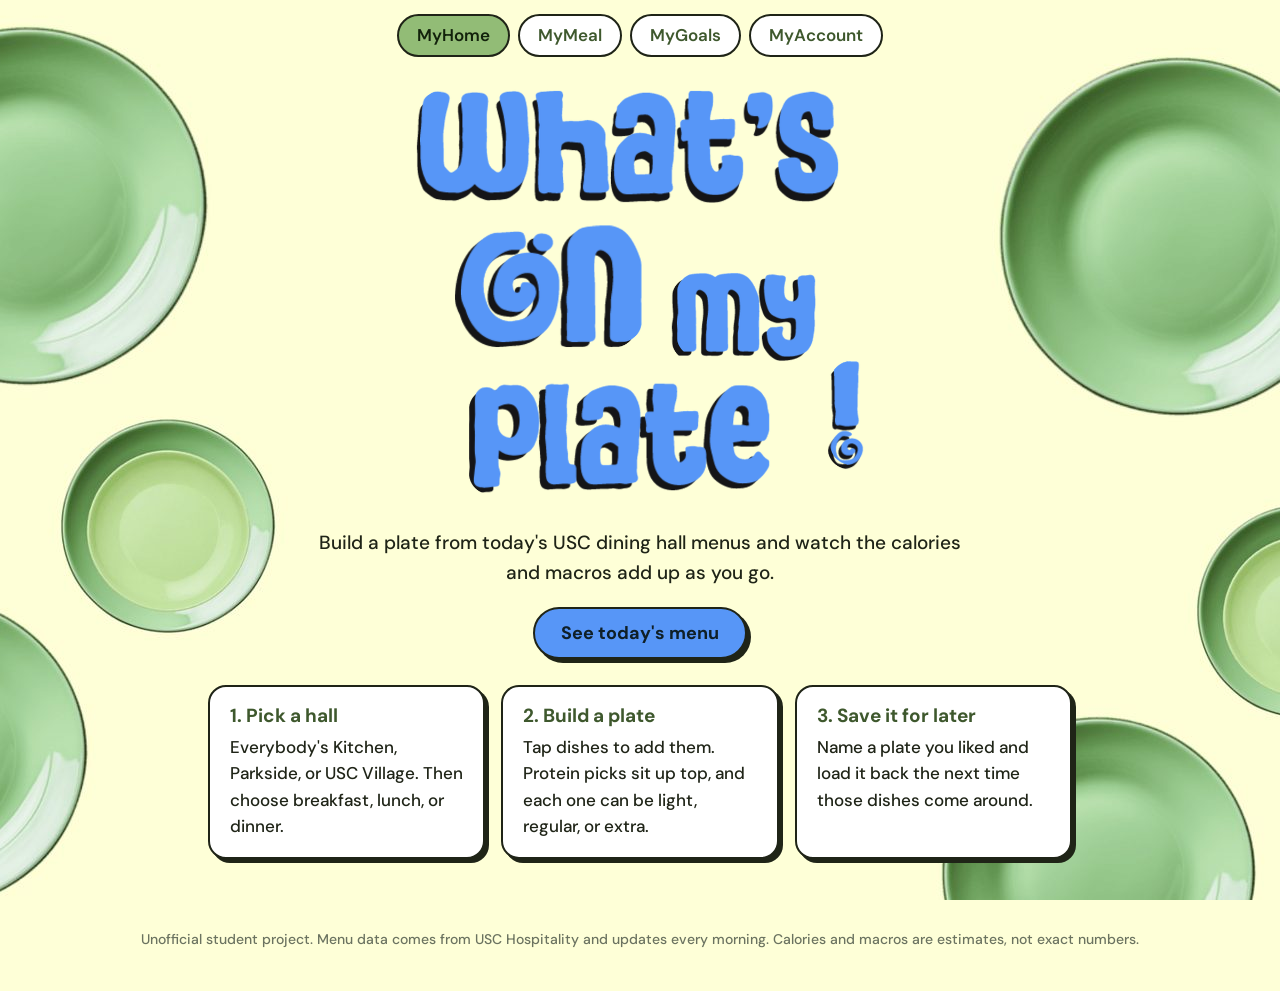
<file: docs/index.html>
<!doctype html>
<html lang="en">
<head>
<meta charset="utf-8">
<meta name="viewport" content="width=device-width, initial-scale=1, viewport-fit=cover">
<title>What's On My Plate — high-protein picks from USC dining halls</title>
<meta name="description" content="Build a plate from each day's USC dining hall menus and watch the calories and macros add up.">
<link rel="preconnect" href="https://fonts.googleapis.com">
<link rel="preconnect" href="https://fonts.gstatic.com" crossorigin>
<link href="https://fonts.googleapis.com/css2?family=Arvo:wght@400;700&family=DM+Sans:wght@500;600;700&family=Quicksand:wght@600;700&display=swap" rel="stylesheet">
<link rel="stylesheet" href="style.css">
</head>
<body data-page="home">
<header id="site-header" class="wrap"></header>

<main class="wrap">
  <h1 class="sr-only">What's On My Plate</h1>

  <div class="hero">
    <img src="banner.png" width="900" height="818" alt="What's on my plate!">
  </div>

  <section class="intro">
    <p>Build a plate from today's USC dining hall menus and watch the calories and macros add up as you go.</p>
    <a class="btn" href="meal.html">See today's menu</a>
  </section>

  <section class="steps" aria-label="How it works">
    <div class="card">
      <h3>1. Pick a hall</h3>
      <p>Everybody's Kitchen, Parkside, or USC Village. Then choose breakfast, lunch, or dinner.</p>
    </div>
    <div class="card">
      <h3>2. Build a plate</h3>
      <p>Tap dishes to add them. Protein picks sit up top, and each one can be light, regular, or extra.</p>
    </div>
    <div class="card">
      <h3>3. Save it for later</h3>
      <p>Name a plate you liked and load it back the next time those dishes come around.</p>
    </div>
  </section>
</main>

<footer class="site-footer">
  Unofficial student project. Menu data comes from USC Hospitality and updates every morning.
  Calories and macros are estimates, not exact numbers.
</footer>

<script src="site.js"></script>
</body>
</html>
</file>
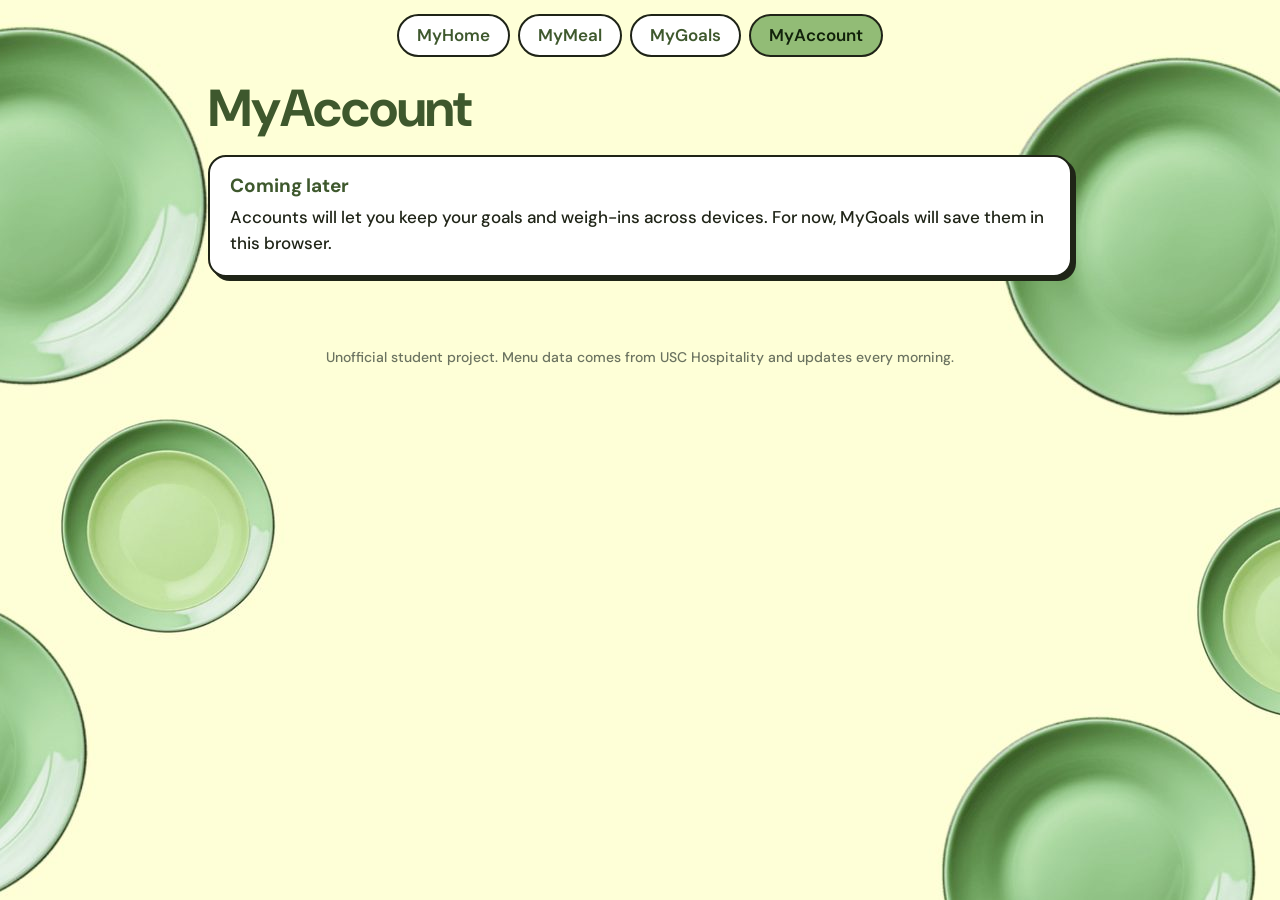
<file: docs/account.html>
<!doctype html>
<html lang="en">
<head>
<meta charset="utf-8">
<meta name="viewport" content="width=device-width, initial-scale=1, viewport-fit=cover">
<title>MyAccount — What's On My Plate</title>
<link rel="preconnect" href="https://fonts.googleapis.com">
<link rel="preconnect" href="https://fonts.gstatic.com" crossorigin>
<link href="https://fonts.googleapis.com/css2?family=Arvo:wght@400;700&family=DM+Sans:wght@500;600;700&family=Quicksand:wght@600;700&display=swap" rel="stylesheet">
<link rel="stylesheet" href="style.css">
</head>
<body data-page="account">
<header id="site-header" class="wrap"></header>

<main class="wrap">
  <h1 class="chunky">MyAccount</h1>
  <div class="card" style="margin-top:18px">
    <h3>Coming later</h3>
    <p>Accounts will let you keep your goals and weigh-ins across devices. For now, MyGoals will save them in this browser.</p>
  </div>
</main>

<footer class="site-footer">
  Unofficial student project. Menu data comes from USC Hospitality and updates every morning.
</footer>

<script src="site.js"></script>
</body>
</html>
</file>
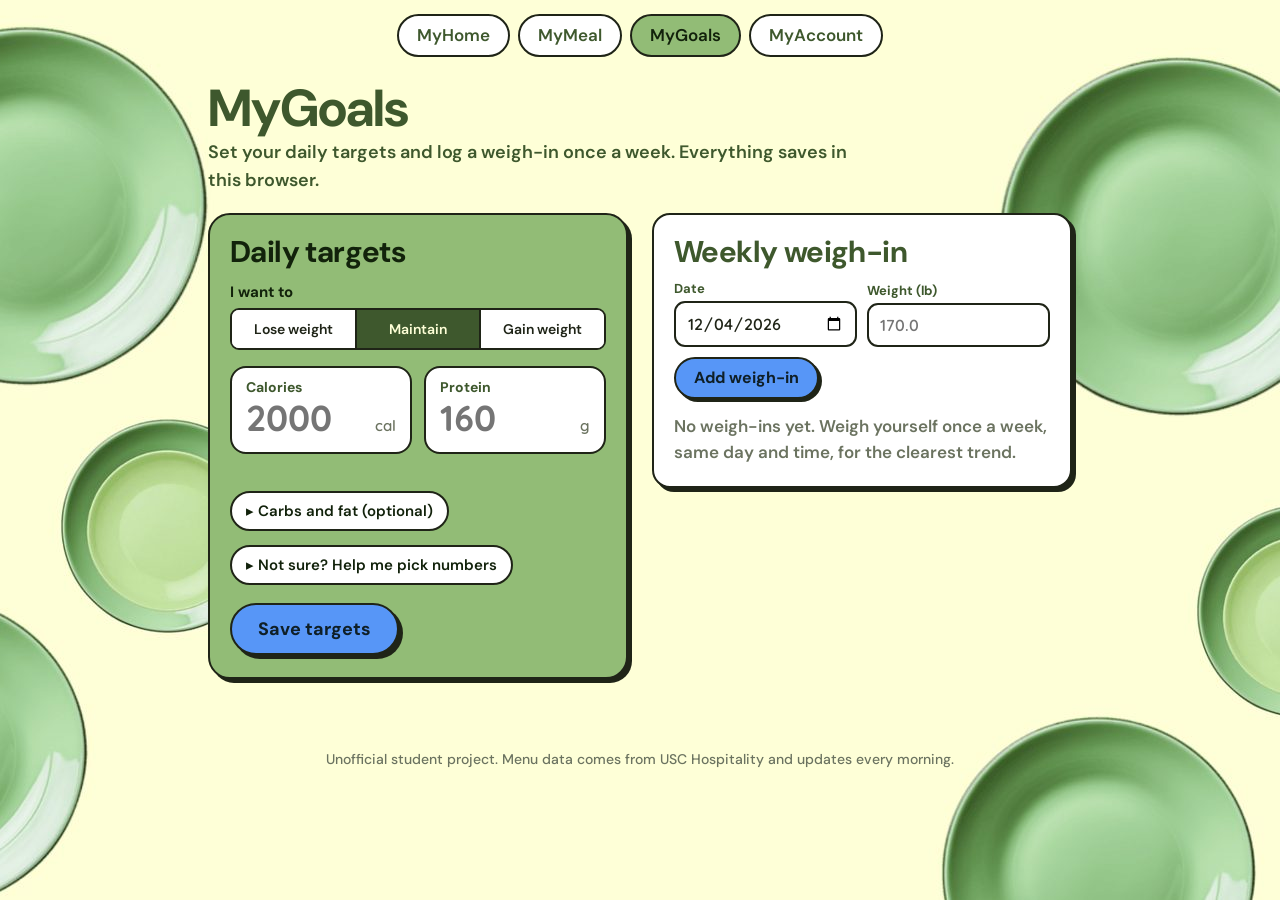
<file: docs/goals.html>
<!doctype html>
<html lang="en">
<head>
<meta charset="utf-8">
<meta name="viewport" content="width=device-width, initial-scale=1, viewport-fit=cover">
<title>MyGoals — What's On My Plate</title>
<link rel="preconnect" href="https://fonts.googleapis.com">
<link rel="preconnect" href="https://fonts.gstatic.com" crossorigin>
<link href="https://fonts.googleapis.com/css2?family=Arvo:wght@400;700&family=DM+Sans:wght@500;600;700&family=Quicksand:wght@600;700&display=swap" rel="stylesheet">
<link rel="stylesheet" href="style.css">
</head>
<body data-page="goals">
<header id="site-header" class="wrap"></header>

<main class="wrap">
  <h1 class="chunky">MyGoals</h1>
  <p class="lede">Set your daily targets and log a weigh-in once a week. Everything saves in this browser.</p>

  <div class="goals">
    <!-- ---------- daily targets ---------- -->
    <section class="targets" aria-labelledby="targetsTitle">
      <h2 class="chunky" id="targetsTitle">Daily targets</h2>

      <span class="field-label" id="goalLabel">I want to</span>
      <div class="sizes" id="goal" role="group" aria-labelledby="goalLabel">
        <button type="button" data-v="lose">Lose weight</button>
        <button type="button" data-v="maintain">Maintain</button>
        <button type="button" data-v="gain">Gain weight</button>
      </div>

      <div class="big-fields">
        <div class="big-field">
          <label for="calories">Calories</label>
          <div class="with-unit"><input id="calories" type="number" inputmode="numeric" min="800" max="6000" step="50" placeholder="2000"><span class="unit">cal</span></div>
        </div>
        <div class="big-field">
          <label for="protein">Protein</label>
          <div class="with-unit"><input id="protein" type="number" inputmode="numeric" min="0" max="400" step="5" placeholder="160"><span class="unit">g</span></div>
        </div>
      </div>
      <p class="split-note" id="splitNote" aria-live="polite"></p>

      <details id="moreMacros">
        <summary>Carbs and fat (optional)</summary>
        <div class="big-fields small">
          <div class="big-field">
            <label for="carbs">Carbs</label>
            <div class="with-unit"><input id="carbs" type="number" inputmode="numeric" min="0" max="900" step="5" placeholder="—"><span class="unit">g</span></div>
          </div>
          <div class="big-field">
            <label for="fat">Fat</label>
            <div class="with-unit"><input id="fat" type="number" inputmode="numeric" min="0" max="400" step="5" placeholder="—"><span class="unit">g</span></div>
          </div>
        </div>
      </details>

      <details id="calcBox">
        <summary>Not sure? Help me pick numbers</summary>
        <div class="calc">
          <span class="field-label" id="sexLabel">Sex (the formula uses it)</span>
          <div class="sizes" id="sex" role="group" aria-labelledby="sexLabel">
            <button type="button" data-v="male">Male</button>
            <button type="button" data-v="female">Female</button>
          </div>
          <div class="calc-grid" style="margin-top:12px">
            <label>Age <input class="text-in" id="age" type="number" inputmode="numeric" min="16" max="80"></label>
            <label>Height (ft) <input class="text-in" id="ft" type="number" inputmode="numeric" min="4" max="7"></label>
            <label>Height (in) <input class="text-in" id="inch" type="number" inputmode="numeric" min="0" max="11"></label>
            <label>Weight (lb) <input class="text-in" id="bodyLb" type="number" inputmode="decimal" min="80" max="500" step="0.1"></label>
          </div>
          <label class="field-label" for="activity">How active are you?</label>
          <select id="activity">
            <option value="1.2">Mostly sitting</option>
            <option value="1.375" selected>Light (1–3 workouts a week)</option>
            <option value="1.55">Moderate (3–5 a week)</option>
            <option value="1.725">Very active (6–7 a week)</option>
          </select>
          <div class="save-row" style="margin-top:12px">
            <button type="button" class="btn small" id="suggest">Suggest targets</button>
          </div>
          <p class="calc-error" id="calcError" hidden></p>
          <div class="calc-result" id="calcResult" hidden>
            <p id="calcText"></p>
            <button type="button" class="btn small" id="useSuggested">Use these numbers</button>
          </div>
          <p class="fine">A starting estimate from the Mifflin–St Jeor formula. Adjust it after a few weeks of weigh-ins.</p>
        </div>
      </details>

      <div class="save-row">
        <button type="button" class="btn" id="saveTargets">Save targets</button>
        <span class="status" id="saveStatus" role="status"></span>
      </div>
    </section>

    <!-- ---------- weigh-ins ---------- -->
    <section class="card weighins" aria-labelledby="weighTitle">
      <h2 class="chunky" id="weighTitle">Weekly weigh-in</h2>
      <div class="weigh-form">
        <label>Date <input class="text-in" id="wDate" type="date"></label>
        <label>Weight (lb) <input class="text-in" id="wLb" type="number" inputmode="decimal" min="60" max="700" step="0.1" placeholder="170.0"></label>
        <button type="button" class="btn small" id="addWeigh">Add weigh-in</button>
      </div>
      <p class="calc-error" id="weighError" hidden></p>
      <div id="trend"></div>
    </section>
  </div>
</main>

<footer class="site-footer">
  Unofficial student project. Menu data comes from USC Hospitality and updates every morning.
</footer>

<script src="site.js"></script>
<script>
// Everything for this page is saved under one key so MyMeal can read the targets later.
const STORE = "womp:goals";
const load = () => { try { return JSON.parse(localStorage.getItem(STORE)) || {}; } catch { return {}; } };
const save = () => { try { localStorage.setItem(STORE, JSON.stringify(state)); return true; } catch { return false; } };
const state = Object.assign({ goal: "maintain", calories: null, protein: null, carbs: null, fat: null, body: {}, weighins: [] }, load());

const $ = id => document.getElementById(id);
const el = (tag, props = {}, ...kids) => { const n = Object.assign(document.createElement(tag), props); n.append(...kids); return n; };
const num = id => { const v = parseFloat($(id).value); return Number.isFinite(v) ? v : null; };
const fmt = n => Math.round(n).toLocaleString("en-US");

// ---------- segmented buttons (goal, sex) ----------
function segmented(groupId, value, onChoose) {
  const box = $(groupId);
  const mark = v => [...box.children].forEach(b => b.setAttribute("aria-pressed", b.dataset.v === v));
  mark(value);
  box.onclick = e => { const b = e.target.closest("button"); if (!b) return; mark(b.dataset.v); onChoose(b.dataset.v); };
}

// ---------- daily targets ----------
["calories", "protein", "carbs", "fat"].forEach(k => { if (state[k] != null) $(k).value = state[k]; });
if (state.carbs != null || state.fat != null) $("moreMacros").open = true;
segmented("goal", state.goal, v => { state.goal = v; dirty(); });

function splitNote() {
  const cal = num("calories"), p = num("protein");
  $("splitNote").textContent = cal && p ? `Protein is about ${Math.round(p * 4 / cal * 100)}% of those calories.` : "";
}
function dirty() { $("saveStatus").textContent = ""; splitNote(); }
["calories", "protein", "carbs", "fat"].forEach(k => $(k).addEventListener("input", dirty));
splitNote();

$("saveTargets").onclick = () => {
  const cal = num("calories"), p = num("protein");
  if (!cal || cal < 800 || cal > 6000) { $("saveStatus").textContent = "Enter calories between 800 and 6,000."; $("calories").focus(); return; }
  if (p == null || p < 0 || p > 400) { $("saveStatus").textContent = "Enter protein between 0 and 400 g."; $("protein").focus(); return; }
  Object.assign(state, { calories: Math.round(cal), protein: Math.round(p), carbs: num("carbs"), fat: num("fat") });
  $("saveStatus").textContent = save() ? "Targets saved." : "Couldn't save. Your browser may be in private mode.";
};

// ---------- calculator ----------
const body = state.body || {};
let sex = body.sex || null;
segmented("sex", sex, v => { sex = v; });
if (body.age) $("age").value = body.age;
if (body.ft) $("ft").value = body.ft;
if (body.inch != null) $("inch").value = body.inch;
if (body.lb) $("bodyLb").value = body.lb;
if (body.activity) $("activity").value = body.activity;
let suggestion = null;

$("suggest").onclick = () => {
  const age = num("age"), ft = num("ft"), inch = num("inch") ?? 0, lb = num("bodyLb"), act = parseFloat($("activity").value);
  const err = $("calcError");
  const problem = !sex ? "Pick male or female."
    : !age || age < 16 || age > 80 ? "Enter an age between 16 and 80."
    : !ft || ft < 4 || ft > 7 || inch < 0 || inch > 11 ? "Enter your height in feet and inches."
    : !lb || lb < 80 || lb > 500 ? "Enter your weight in pounds."
    : null;
  err.hidden = !problem; err.textContent = problem || "";
  if (problem) { $("calcResult").hidden = true; return; }

  state.body = { sex, age, ft, inch, lb, activity: $("activity").value };
  save();

  // Mifflin–St Jeor resting burn, times activity, then nudged for the goal
  const kg = lb * 0.4536, cm = (ft * 12 + inch) * 2.54;
  const resting = 10 * kg + 6.25 * cm - 5 * age + (sex === "male" ? 5 : -161);
  const maintain = resting * act;
  const shift = { lose: -500, maintain: 0, gain: 300 }[state.goal];
  const floor = sex === "male" ? 1500 : 1200;
  let cal = Math.round((maintain + shift) / 50) * 50;
  const floored = cal < floor;
  if (floored) cal = floor;
  const protein = Math.round(lb * (state.goal === "maintain" ? 0.8 : 1.0) / 5) * 5;

  suggestion = { cal, protein };
  const goalWords = { lose: "lose weight slowly", maintain: "stay where you are", gain: "gain weight slowly" }[state.goal];
  $("calcText").innerHTML = "";
  $("calcText").append(`Your body uses about ${fmt(Math.round(maintain / 50) * 50)} calories a day. `,
    `To ${goalWords}, aim for `, el("strong", { textContent: `${fmt(cal)} cal` }),
    " and ", el("strong", { textContent: `${protein} g protein` }), ".",
    floored ? ` (Kept at ${fmt(floor)} cal, the lowest this tool suggests.)` : "");
  $("calcResult").hidden = false;
};

$("useSuggested").onclick = () => {
  if (!suggestion) return;
  $("calories").value = suggestion.cal;
  $("protein").value = suggestion.protein;
  dirty();
  $("saveTargets").click();
};

// ---------- weigh-ins ----------
const todayISO = () => { const d = new Date(); d.setMinutes(d.getMinutes() - d.getTimezoneOffset()); return d.toISOString().slice(0, 10); };
const nice = iso => new Date(iso + "T12:00:00").toLocaleDateString("en-US", { month: "short", day: "numeric" });
$("wDate").value = todayISO();
$("wDate").max = todayISO();

$("addWeigh").onclick = () => {
  const date = $("wDate").value, lb = num("wLb"), err = $("weighError");
  const problem = !date ? "Pick a date." : date > todayISO() ? "That date hasn't happened yet." : !lb || lb < 60 || lb > 700 ? "Enter your weight in pounds." : null;
  err.hidden = !problem; err.textContent = problem || "";
  if (problem) return;
  state.weighins = state.weighins.filter(w => w.date !== date);   // one entry per day: a new one replaces it
  state.weighins.push({ date, lb: Math.round(lb * 10) / 10 });
  state.weighins.sort((a, b) => a.date.localeCompare(b.date));
  save();
  $("wLb").value = "";
  drawTrend();
};

function drawTrend() {
  const out = $("trend");
  out.replaceChildren();
  const w = state.weighins;
  if (!w.length) {
    out.append(el("p", { className: "empty", textContent: "No weigh-ins yet. Weigh yourself once a week, same day and time, for the clearest trend." }));
    return;
  }
  if (w.length > 1) {
    const diff = Math.round((w.at(-1).lb - w[0].lb) * 10) / 10;
    const words = diff === 0 ? "No change" : `${diff < 0 ? "Down" : "Up"} ${Math.abs(diff).toFixed(1)} lb`;
    out.append(el("div", { className: "change" },
      el("span", { className: "figure", textContent: words }),
      el("span", { className: "since", textContent: `since ${nice(w[0].date)}` })));
    out.append(chart(w));
  }
  out.append(el("ul", { className: "log" }, ...[...w].reverse().map(x => {
    const del = el("button", { className: "remove", type: "button", textContent: "×" });
    del.setAttribute("aria-label", `Delete weigh-in from ${nice(x.date)}`);
    del.onclick = () => { state.weighins = state.weighins.filter(y => y.date !== x.date); save(); drawTrend(); };
    return el("li", {}, el("span", { className: "when", textContent: nice(x.date) }),
      el("span", { className: "lb", textContent: `${x.lb.toFixed(1)} lb` }), del);
  })));
}

// A simple line of weight over time, spaced by real dates
function chart(w) {
  const NS = "http://www.w3.org/2000/svg", W = 600, H = 260, L = 70, R = 16, T = 16, B = 40;
  const svg = document.createElementNS(NS, "svg");
  svg.setAttribute("viewBox", `0 0 ${W} ${H}`); svg.setAttribute("class", "chart");
  svg.setAttribute("role", "img");
  svg.setAttribute("aria-label", `Weight from ${nice(w[0].date)} to ${nice(w.at(-1).date)}`);
  const mk = (tag, attrs, text) => { const n = document.createElementNS(NS, tag); for (const k in attrs) n.setAttribute(k, attrs[k]); if (text) n.textContent = text; svg.append(n); return n; };

  const t = w.map(x => new Date(x.date + "T12:00:00").getTime());
  let lo = Math.min(...w.map(x => x.lb)), hi = Math.max(...w.map(x => x.lb));
  const pad = Math.max(1, (hi - lo) * 0.15); lo = Math.floor(lo - pad); hi = Math.ceil(hi + pad);
  const x = i => L + (t[i] - t[0]) / (t.at(-1) - t[0] || 1) * (W - L - R);
  const y = lb => T + (hi - lb) / (hi - lo) * (H - T - B);

  [hi, (hi + lo) / 2, lo].forEach(v => {
    mk("line", { x1: L, x2: W - R, y1: y(v), y2: y(v), stroke: "rgba(31,36,23,.15)", "stroke-width": 2 });
    mk("text", { x: L - 10, y: y(v) + 7, "text-anchor": "end" }, (Math.round(v * 10) / 10).toString());
  });
  mk("text", { x: L, y: H - 8 }, nice(w[0].date));
  mk("text", { x: W - R, y: H - 8, "text-anchor": "end" }, nice(w.at(-1).date));
  mk("polyline", { points: w.map((p, i) => `${x(i)},${y(p.lb)}`).join(" "), fill: "none", stroke: "var(--pine)", "stroke-width": 4, "stroke-linejoin": "round", "stroke-linecap": "round" });
  w.forEach((p, i) => mk("circle", { cx: x(i), cy: y(p.lb), r: 8, fill: "var(--leaf)", stroke: "var(--ink)", "stroke-width": 2 }));
  return svg;
}

drawTrend();
</script>
</body>
</html>
</file>
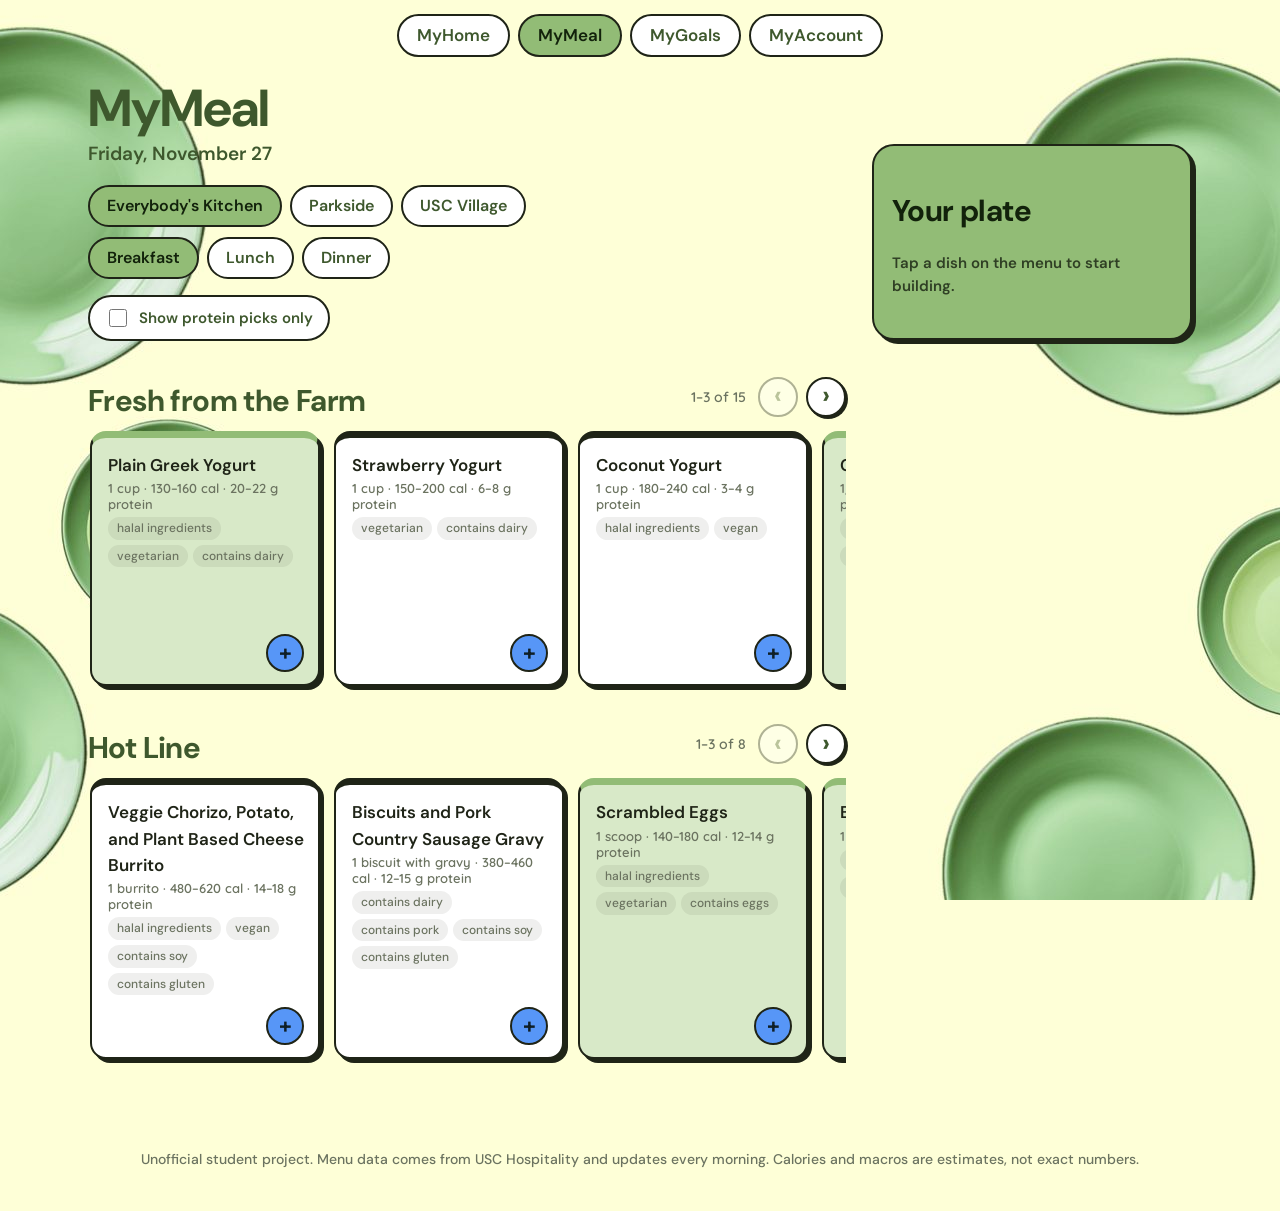
<file: docs/meal.html>
<!doctype html>
<html lang="en">
<head>
<meta charset="utf-8">
<meta name="viewport" content="width=device-width, initial-scale=1, viewport-fit=cover">
<title>MyMeal — build your plate from today's USC dining hall menus</title>
<link rel="preconnect" href="https://fonts.googleapis.com">
<link rel="preconnect" href="https://fonts.gstatic.com" crossorigin>
<link href="https://fonts.googleapis.com/css2?family=Arvo:wght@400;700&family=DM+Sans:wght@500;600;700&family=Quicksand:wght@600;700&display=swap" rel="stylesheet">
<link rel="stylesheet" href="style.css">
</head>
<body data-page="meal">
<header id="site-header" class="wrap"></header>

<main class="wrap build">
  <div class="menu-col">
    <h1 class="chunky">MyMeal</h1>
    <p class="date" id="date">Loading today's menus…</p>
    <div class="row" id="halls" role="group" aria-label="Dining hall"></div>
    <div class="row" id="meals" role="group" aria-label="Meal"></div>
    <label class="toggle"><input type="checkbox" id="onlyProtein"> Show protein picks only</label>
    <div id="menu"></div>

    <section id="saved-wrap" hidden>
      <h2 class="chunky">Saved plates</h2>
      <p class="saved-none" id="savedNone" hidden>None of your saved plates are on today's menu. They'll show up here on days all their dishes are served.</p>
      <div id="saved"></div>
      <details class="saved-later" id="savedLater" hidden>
        <summary id="savedLaterLabel">Not on today's menu</summary>
        <div id="savedOff"></div>
      </details>
    </section>
  </div>

  <!-- The plate: a sidebar on wide screens, a bar at the bottom of the screen on phones -->
  <aside class="plate" id="plate" aria-label="Your plate">
    <button class="plate-handle" id="plateHandle" aria-expanded="false" aria-controls="plate-body">
      <span class="count" id="handleCount">Your plate</span>
      <span id="handleCals">Nothing added yet</span>
    </button>

    <div class="plate-body" id="plate-body">
      <h2 class="chunky plate-title">Your plate</h2>
      <ul class="plate-items" id="plateItems"></ul>
      <p class="empty" id="plateEmpty">Tap a dish on the menu to start building.</p>

      <div class="totals" id="totals" aria-live="polite"></div>
      <p class="uncounted" id="uncounted" hidden></p>

      <div class="save-box" id="saveBox" hidden>
        <label for="plateName">Name this plate</label>
        <input id="plateName" type="text" maxlength="40" placeholder="Post-gym lunch" autocomplete="off">
        <button class="btn small" id="savePlate">Save plate</button>
        <button class="linkish" id="clearPlate">Clear plate</button>
      </div>
      <p class="saved-note" id="savedNote" hidden></p>
    </div>
  </aside>
</main>

<dialog id="confirmSwitch">
  <h3 class="chunky">Leave this plate?</h3>
  <p id="confirmText">Switching will clear the plate you're building.</p>
  <div class="dialog-buttons">
    <button class="btn small" id="confirmYes">Switch anyway</button>
    <button class="linkish" id="confirmNo">Keep building</button>
  </div>
</dialog>

<footer class="site-footer">
  Unofficial student project. Menu data comes from USC Hospitality and updates every morning.
  Calories and macros are estimates, not exact numbers.
</footer>

<script src="site.js"></script>
<script>
// ---------- protein picks: a rough keyword match ----------
const PROTEIN = /chicken|salmon|fish|tuna|shrimp|mahi|catfish|egg|turkey|tofu|greek yogurt|cottage cheese|beef|steak|pork|lentil|bean|dal|chickpea|edamame|souvlaki|tandoori/i;
const NOT_PROTEIN = /noodle soup|fried|nugget|pizza|sandwich|pancake|salad dressing|mayo|egg salad/i;

// ---------- serving sizes ----------
const SIZES = [["light", "Light", 0.75], ["regular", "Regular", 1], ["extra", "Extra", 1.5]];
const MACROS = ["cal", "protein", "carbs", "fat"];
const STORE = "womp:plates";

let data, nutrition = {}, hall, meal;
let plate = [];        // [{ name, size, qty }]

const el = (tag, props = {}, ...kids) => { const n = Object.assign(document.createElement(tag), props); n.append(...kids); return n; };
const $ = id => document.getElementById(id);
const estimateFor = name => nutrition[name] || null;
const portionOf = est => est.portion || (est.grams ? `${est.grams} g` : "1 serving");
// A protein pick earns its calories: a real amount of protein per serving, and protein
// carrying a decent share of the calories. Falls back to the keyword list when a dish
// has no estimate yet.
const PICK_MIN_GRAMS = 6;      // at least this much protein in one serving
const PICK_MIN_SHARE = 0.25;   // and at least this share of its calories from protein

function isProteinPick(name) {
  const e = estimateFor(name);
  if (!e || !e.low || !e.high || e.kind === "not_a_dish") return PROTEIN.test(name) && !NOT_PROTEIN.test(name);
  const protein = (e.low.protein + e.high.protein) / 2;
  const cal = (e.low.cal + e.high.cal) / 2 || 1;
  return protein >= PICK_MIN_GRAMS && (protein * 4) / cal >= PICK_MIN_SHARE;
}

const isCountable = name => { const e = estimateFor(name); return e && e.low && e.high && e.kind !== "not_a_dish"; };

// ---------- menu ----------
function pick(group, value, onChoose) {
  [...group.children].forEach(b => b.setAttribute("aria-pressed", b.dataset.v === value));
  onChoose(value);
}

// Ask before switching away from a plate in progress.
function confirmSwitch(what, go) {
  if (!plate.length) return go();
  $("confirmText").textContent = `Switching ${what} will clear the plate you're building. Save it first if you want to keep it.`;
  const dialog = $("confirmSwitch");
  const yes = () => { close(); plate = []; renderPlate(); go(); };
  const no = () => close();
  function close() {
    dialog.close();
    $("confirmYes").removeEventListener("click", yes);
    $("confirmNo").removeEventListener("click", no);
  }
  $("confirmYes").addEventListener("click", yes);
  $("confirmNo").addEventListener("click", no);
  dialog.showModal();
}

function renderMeals() {
  const h = data.halls.find(x => x.code === hall);
  const box = $("meals");
  box.replaceChildren();
  if (!h.meals.length) { meal = null; renderMenu(); return; }
  if (!h.meals.some(m => m.meal === meal)) meal = h.meals[0].meal;
  h.meals.forEach(m => {
    const b = el("button", { textContent: m.meal });
    b.dataset.v = m.meal;
    b.onclick = () => { if (m.meal === meal) return; confirmSwitch("meal", () => pick(box, m.meal, v => { meal = v; renderMenu(); })); };
    box.append(b);
  });
  pick(box, meal, renderMenu);
}

// Each station is a row of dish cards you can swipe, or step through with the arrows.
// Scroll positions are remembered so adding a dish doesn't jump the row back to the start.
const scrollSpots = {};
const reduceMotion = matchMedia("(prefers-reduced-motion: reduce)");

function renderMenu() {
  const out = $("menu");
  out.querySelectorAll(".carousel").forEach(ul => { scrollSpots[ul.dataset.key] = ul.scrollLeft; });
  out.replaceChildren();
  const h = data.halls.find(x => x.code === hall);
  const m = h.meals.find(x => x.meal === meal);
  if (!m) {
    out.append(el("p", { className: "empty", textContent: h.error
      ? "This hall's menu didn't load today. Check back after the next update."
      : "No menu posted for this hall today." }));
    return;
  }
  const only = $("onlyProtein").checked;
  m.stations.forEach(st => {
    const items = st.items
      .map(i => ({ ...i, name: i.name.trim(), protein: isProteinPick(i.name.trim()) }))
      .filter(i => !only || i.protein);
    if (!items.length) return;
    out.append(stationRow(st.station, items, `${hall}|${meal}|${only}|${st.station}`));
  });
  if (!out.children.length) out.append(el("p", { className: "empty", textContent: only ? "No protein picks at this meal. Try another hall." : "No menu posted for this meal. Try another hall." }));
  out.querySelectorAll(".carousel").forEach(ul => {
    ul.scrollLeft = scrollSpots[ul.dataset.key] || 0;
    ul.updateArrows();
  });
}

function stationRow(name, items, key) {
  const list = el("ul", { className: "items carousel", tabIndex: 0 }, ...items.map(menuRow));
  list.dataset.key = key;
  list.setAttribute("aria-label", name);

  const prev = el("button", { className: "arrow", type: "button", textContent: "‹" });
  const next = el("button", { className: "arrow", type: "button", textContent: "›" });
  prev.setAttribute("aria-label", `Previous dishes at ${name}`);
  next.setAttribute("aria-label", `Next dishes at ${name}`);
  const count = el("span", { className: "count" });

  // Width of one card plus the gap between cards
  const step = () => {
    const cards = list.children;
    return cards.length > 1 ? cards[1].offsetLeft - cards[0].offsetLeft : list.clientWidth;
  };
  const perView = () => Math.max(1, Math.floor((list.clientWidth + 14) / step()));

  list.updateArrows = () => {
    const max = list.scrollWidth - list.clientWidth;
    prev.disabled = list.scrollLeft <= 2;
    next.disabled = list.scrollLeft >= max - 2;
    const first = Math.min(items.length, Math.round(list.scrollLeft / step()) + 1);
    const last = Math.min(items.length, first + perView() - 1);
    count.textContent = first === last ? `${first} of ${items.length}` : `${first}–${last} of ${items.length}`;
  };
  const go = dir => list.scrollBy({ left: dir * step() * perView(), behavior: reduceMotion.matches ? "auto" : "smooth" });
  prev.onclick = () => go(-1);
  next.onclick = () => go(1);

  let queued = false;
  list.addEventListener("scroll", () => {
    if (queued) return;
    queued = true;
    requestAnimationFrame(() => { queued = false; list.updateArrows(); });
  });

  return el("section", { className: "station" },
    el("div", { className: "station-head" },
      el("h2", { className: "chunky", textContent: name }),
      el("div", { className: "arrows" }, count, prev, next)),
    list);
}

// Keep the counters right when the window changes size
addEventListener("resize", () => document.querySelectorAll(".carousel").forEach(ul => ul.updateArrows()));

function menuRow(item) {
  const est = estimateFor(item.name);
  const entry = plate.find(p => p.name === item.name);
  const li = el("li", { className: (item.protein ? "protein " : "") + (entry ? "on-plate" : "") });

  const tags = [...item.tags, ...item.allergens.map(a => "contains " + a)]
    .map(t => el("span", { className: "tag", textContent: t.replace(/-/g, " ") }));

  let line;
  if (est && est.kind === "not_a_dish") {
    line = el("span", { className: "est muted", textContent: "Ask at the station" });
  } else if (isCountable(item.name)) {
    line = el("span", { className: "est", textContent: `${portionOf(est)} · ${est.low.cal}–${est.high.cal} cal · ${est.low.protein}–${est.high.protein} g protein` });
  } else {
    line = el("span", { className: "est muted", textContent: "No estimate yet" });
  }

  const body = el("div", { className: "item-text" },
    el("div", { className: "item-name", textContent: item.name }), line,
    el("div", { className: "tags" }, ...tags));

  if (est && est.kind === "not_a_dish") {
    li.append(body);
    return li;
  }
  li.onclick = () => changeQty(item.name, 1);
  if (!entry) {
    const add = el("button", { className: "add", type: "button", title: "Add to plate", textContent: "+" });
    add.setAttribute("aria-label", `Add ${item.name}`);
    li.append(body, add);
  } else {
    li.append(body, stepper(item.name, entry.qty));
  }
  return li;
}

// − 2 + control, used on menu cards and on the plate
function stepper(name, qty) {
  const minus = el("button", { type: "button", textContent: "−", title: qty > 1 ? "One less" : "Remove from plate" });
  const plus = el("button", { type: "button", textContent: "+", title: "One more" });
  minus.setAttribute("aria-label", qty > 1 ? `One less ${name}` : `Remove ${name}`);
  plus.setAttribute("aria-label", `One more ${name}`);
  minus.onclick = e => { e.stopPropagation(); changeQty(name, -1); };
  plus.onclick = e => { e.stopPropagation(); changeQty(name, 1); };
  const count = el("span", { className: "qty-count", textContent: `${qty}×` });
  count.setAttribute("aria-label", `${qty} on your plate`);
  return el("div", { className: "stepper", role: "group" }, minus, count, plus);
}

// ---------- the plate ----------
const MAX_QTY = 10;

// Add (+1) or take away (−1) one serving of a dish. At zero it leaves the plate.
function changeQty(name, delta) {
  const i = plate.findIndex(p => p.name === name);
  if (i < 0) {
    if (delta > 0) plate.push({ name, size: "regular", qty: 1 });
  } else {
    plate[i].qty = Math.min(MAX_QTY, plate[i].qty + delta);
    if (plate[i].qty <= 0) plate.splice(i, 1);
  }
  renderMenu();
  renderPlate();
}

function removeFromPlate(name) {
  plate = plate.filter(p => p.name !== name);
  renderMenu();
  renderPlate();
}

// One dish's calories and macros at its serving size, times how many are on the plate
function scaled(est, size, qty = 1) {
  const mult = SIZES.find(s => s[0] === size)[2] * qty;
  const out = { low: {}, high: {} };
  MACROS.forEach(k => { out.low[k] = Math.round(est.low[k] * mult); out.high[k] = Math.round(est.high[k] * mult); });
  return out;
}

const itemCount = () => plate.reduce((n, p) => n + p.qty, 0);

function totals() {
  const sum = { low: { cal: 0, protein: 0, carbs: 0, fat: 0 }, high: { cal: 0, protein: 0, carbs: 0, fat: 0 } };
  let counted = 0;
  plate.forEach(p => {
    if (!isCountable(p.name)) return;
    counted++;
    const s = scaled(estimateFor(p.name), p.size, p.qty);
    MACROS.forEach(k => { sum.low[k] += s.low[k]; sum.high[k] += s.high[k]; });
  });
  return { sum, counted, missing: plate.length - counted };
}

function renderPlate() {
  const list = $("plateItems");
  list.replaceChildren();
  $("plateEmpty").hidden = plate.length > 0;
  $("saveBox").hidden = plate.length === 0;

  plate.forEach(p => {
    const est = estimateFor(p.name);
    const line = el("li");
    const top = el("div", { className: "plate-line" },
      el("span", { className: "plate-name" }, p.name,
        ...(p.qty > 1 ? [el("span", { className: "qty-tag", textContent: ` (${p.qty}x)` })] : [])));
    const remove = el("button", { className: "remove", type: "button", textContent: "×", title: "Remove" });
    remove.setAttribute("aria-label", `Remove ${p.name}`);
    remove.onclick = () => removeFromPlate(p.name);
    top.append(remove);
    line.append(top);

    if (isCountable(p.name)) {
      const s = scaled(est, p.size, p.qty);
      const sizes = el("div", { className: "sizes", role: "group" });
      sizes.setAttribute("aria-label", `Serving size for ${p.name}`);
      SIZES.forEach(([id, label]) => {
        const b = el("button", { type: "button", textContent: label });
        b.setAttribute("aria-pressed", String(p.size === id));
        b.onclick = () => { p.size = id; renderPlate(); };
        sizes.append(b);
      });
      line.append(el("div", { className: "plate-controls" }, stepper(p.name, p.qty), sizes),
        el("div", { className: "plate-est", textContent: `${p.qty > 1 ? p.qty + " × " : ""}${portionOf(est)} · ${s.low.cal}–${s.high.cal} cal · ${s.low.protein}–${s.high.protein} g protein` }));
    } else {
      line.append(el("div", { className: "plate-controls" }, stepper(p.name, p.qty)),
        el("div", { className: "plate-est muted", textContent: "No estimate yet — not counted below" }));
    }
    list.append(line);
  });

  const { sum } = totals();
  const missing = plate.filter(p => !isCountable(p.name)).length;
  const box = $("totals");
  box.replaceChildren();
  if (plate.length) {
    box.append(
      el("div", { className: "total-cal" },
        el("span", { className: "figure", textContent: `${sum.low.cal}–${sum.high.cal}` }),
        el("span", { className: "unit", textContent: "calories" })),
      el("div", { className: "macros" },
        ...[["Protein", "protein"], ["Carbs", "carbs"], ["Fat", "fat"]].map(([label, k]) =>
          el("div", {}, el("strong", { textContent: `${sum.low[k]}–${sum.high[k]} g` }),
                        el("span", { textContent: label })))));
  }
  const note = $("uncounted");
  note.hidden = !missing;
  note.textContent = missing === 1 ? "1 item has no estimate yet, so it isn't counted."
                                   : `${missing} items have no estimate yet, so they aren't counted.`;

  $("handleCount").textContent = plate.length ? `Your plate (${itemCount()})` : "Your plate";
  $("handleCals").textContent = plate.length ? `${sum.low.cal}–${sum.high.cal} cal · ${sum.low.protein}–${sum.high.protein} g protein`
                                             : "Nothing added yet";
  document.body.classList.toggle("has-plate", plate.length > 0);
}

// ---------- saved plates (this browser only, for now) ----------
const readSaved = () => { try { return JSON.parse(localStorage.getItem(STORE)) || []; } catch { return []; } };
const writeSaved = list => { try { localStorage.setItem(STORE, JSON.stringify(list)); } catch { /* private mode */ } };

function savePlate() {
  if (!plate.length) return;
  const name = $("plateName").value.trim() || `${mealLabel()} plate`;
  const { sum } = totals();
  const list = readSaved();
  list.unshift({
    id: Date.now(), name, hall, hallName: data.halls.find(h => h.code === hall).name, meal,
    date: data.date, items: plate.map(p => ({ name: p.name, size: p.size, qty: p.qty })),
    cal: [sum.low.cal, sum.high.cal], protein: [sum.low.protein, sum.high.protein],
  });
  writeSaved(list.slice(0, 50));
  $("plateName").value = "";
  const note = $("savedNote");
  note.hidden = false;
  note.textContent = `Saved “${name}”.`;
  setTimeout(() => { note.hidden = true; }, 4000);
  renderSaved();
}

const mealLabel = () => (meal || "").toLowerCase() || "my";

// A saved plate can be used today only if every dish on it is served at one hall and meal today.
// Checks the hall and meal it was saved from first, then everywhere else.
// Returns { where } when it's available, or { missing } listing dishes not served together today.
function todayMatch(saved) {
  const names = [...new Set(saved.items.map(i => i.name))];
  const spots = [];
  data.halls.forEach(h => h.meals.forEach(m => spots.push({ h, m })));
  spots.sort((a, b) => (b.h.code === saved.hall && b.m.meal === saved.meal) - (a.h.code === saved.hall && a.m.meal === saved.meal));

  let best = names;
  for (const { h, m } of spots) {
    const served = new Set(m.stations.flatMap(st => st.items.map(i => i.name.trim())));
    const missing = names.filter(n => !served.has(n));
    if (!missing.length) return { where: { hall: h.code, hallName: h.name, meal: m.meal } };
    if (missing.length < best.length) best = missing;
  }
  return { missing: best };
}

function savedCard(s, match) {
  const n = s.items.reduce((t, i) => t + (i.qty || 1), 0);
  const card = el("div", { className: "card saved-card" + (match.where ? "" : " off") },
    el("h3", { textContent: s.name }),
    el("p", { className: "saved-meta", textContent: `${n} item${n === 1 ? "" : "s"} · ${s.cal[0]}–${s.cal[1]} cal · ${s.protein[0]}–${s.protein[1]} g protein` }));
  const del = el("button", { className: "linkish", type: "button", textContent: "Delete" });
  del.onclick = () => { writeSaved(readSaved().filter(x => x.id !== s.id)); renderSaved(); };

  if (match.where) {
    card.append(el("p", { className: "saved-back", textContent: `Back today at ${match.where.hallName}, ${match.where.meal.toLowerCase()}. Eat it again?` }));
    const use = el("button", { className: "btn small", type: "button", textContent: "Use this plate" });
    use.onclick = () => usePlate(s, match.where);
    card.append(el("div", { className: "saved-buttons" }, use, del));
  } else {
    card.append(el("p", { className: "saved-meta", textContent: `Not served today: ${match.missing.join(", ")}` }),
                el("div", { className: "saved-buttons" }, del));
  }
  return card;
}

function renderSaved() {
  const list = readSaved();
  $("saved-wrap").hidden = !list.length;
  const on = [], off = [];
  list.forEach(s => { const m = todayMatch(s); (m.where ? on : off).push(savedCard(s, m)); });

  $("saved").replaceChildren(...on);
  $("savedOff").replaceChildren(...off);
  $("savedNone").hidden = on.length > 0;
  $("savedLater").hidden = !off.length;
  $("savedLaterLabel").textContent = `Not on today's menu (${off.length})`;
}

function usePlate(saved, where) {
  const load = () => {
    hall = where.hall;
    meal = where.meal;
    pick($("halls"), hall, () => {});
    plate = saved.items.map(i => ({ ...i, qty: i.qty || 1 }));   // plates saved before 2x/3x existed count as 1
    $("onlyProtein").checked = false;                           // so every dish on the plate shows in the menu
    renderMeals();
    renderPlate();
    window.scrollTo({ top: 0, behavior: reduceMotion.matches ? "auto" : "smooth" });
  };
  confirmSwitch("to a saved plate", load);
}

// ---------- start ----------
$("plateHandle").onclick = () => {
  const open = document.body.classList.toggle("plate-open");
  $("plateHandle").setAttribute("aria-expanded", String(open));
};
$("onlyProtein").onchange = renderMenu;
$("savePlate").onclick = savePlate;
$("clearPlate").onclick = () => { plate = []; renderPlate(); renderMenu(); };

Promise.all([
  fetch("data/latest.json", { cache: "no-store" }).then(r => { if (!r.ok) throw new Error("no menu"); return r.json(); }),
  fetch("data/nutrition.json", { cache: "no-store" }).then(r => r.ok ? r.json() : {}).catch(() => ({})),
]).then(([menu, table]) => {
  data = menu;
  nutrition = table || {};
  const d = new Date(menu.date + "T12:00:00");
  $("date").textContent = d.toLocaleDateString("en-US", { weekday: "long", month: "long", day: "numeric" });
  const box = $("halls");
  menu.halls.forEach(h => {
    const b = el("button", { textContent: h.name });
    b.dataset.v = h.code;
    b.onclick = () => { if (h.code === hall) return; confirmSwitch("dining hall", () => pick(box, h.code, v => { hall = v; renderMeals(); })); };
    box.append(b);
  });
  pick(box, menu.halls[0].code, v => { hall = v; renderMeals(); });
  renderPlate();
  renderSaved();
}).catch(() => {
  $("date").textContent = "No menu data yet. Run the scraper once from the Actions tab.";
});
</script>
</body>
</html>
</file>
<file: docs/style.css>
/* ============================================================
   What's On My Plate — shared styles
   Pale yellow paper, green plates, blue wordmark.
   Type: DM Sans (headings + body), Arvo (plate items), Quicksand (macros)
   ============================================================ */

:root {
  --paper:  #feffd7;    /* background, sampled from the banner */
  --ink:    #1f2417;    /* borders and body text */
  --pine:   #3e582d;    /* headings */
  --leaf:   #92bc76;    /* plates: panel, selected buttons */
  --leaf-soft: #d8e9c8; /* protein highlight */
  --sky:    #5796f7;    /* the wordmark blue: buttons, focus */
  --card:   #ffffff;
  --muted:  #6b7360;

  --font-head: "DM Sans", system-ui, sans-serif;
  --font-body: "DM Sans", system-ui, sans-serif;
  --font-plate: "Arvo", Georgia, serif;
  --font-macro: "Quicksand", system-ui, sans-serif;

  --edge: 2px solid var(--ink);
  --pop: 4px 4px 0 var(--ink);
}

*, *::before, *::after { box-sizing: border-box; }

body {
  margin: 0;
  background: var(--paper);
  color: var(--ink);
  font: 500 17px/1.55 var(--font-body);
  padding: env(safe-area-inset-top) 0 env(safe-area-inset-bottom);
  min-height: 100vh;
}

/* The plates sit behind the page and stay put while it scrolls */
body::before {
  content: "";
  position: fixed; inset: 0; z-index: -1;
  background: var(--paper) url("plates.jpg") center / cover no-repeat;
}

.wrap { max-width: 900px; margin: 0 auto; padding: 0 18px; }
main.wrap { padding-top: 6px; padding-bottom: 60px; }

.sr-only {
  position: absolute; width: 1px; height: 1px; overflow: hidden;
  clip: rect(0 0 0 0); white-space: nowrap;
}

/* ---- Headings ---- */
.chunky {
  font-family: var(--font-head);
  font-weight: 700;
  color: var(--pine);
  letter-spacing: -.02em;
  line-height: 1.1;
  margin: 0;
}
h1.chunky { font-size: clamp(34px, 7vw, 52px); margin: 10px 0 2px; }
h2.chunky { font-size: clamp(22px, 4.5vw, 30px); margin: 30px 0 10px; }

/* ---- Top navigation ---- */
#site-header { min-height: 64px; padding-top: 14px; }
#site-header nav { display: flex; flex-wrap: wrap; justify-content: center; gap: 8px; }
#site-header a {
  font: 600 17px/1 var(--font-head);
  color: var(--pine);
  background: var(--card);
  border: var(--edge);
  border-radius: 999px;
  padding: 11px 18px;
  text-decoration: none;
}
#site-header a:hover { background: var(--leaf-soft); }
#site-header a[aria-current="page"] { background: var(--leaf); color: #12220b; }
a:focus-visible, button:focus-visible, input:focus-visible {
  outline: 3px solid var(--sky); outline-offset: 2px;
}

/* ---- Cards, buttons ---- */
.card {
  background: var(--card);
  border: var(--edge);
  border-radius: 18px;
  box-shadow: var(--pop);
  padding: 18px 20px;
}
.card h3 { margin: 0 0 6px; font: 700 19px/1.2 var(--font-head); color: var(--pine); }
.card p { margin: 0; }

.btn {
  display: inline-block;
  font: 700 18px/1 var(--font-head);
  color: #0f1f27;
  background: var(--sky);
  border: var(--edge);
  border-radius: 999px;
  box-shadow: var(--pop);
  padding: 15px 26px;
  text-decoration: none;
  cursor: pointer;
  transition: transform .08s, box-shadow .08s;
}
.btn:hover { transform: translate(2px, 2px); box-shadow: 2px 2px 0 var(--ink); }
.btn.small { font-size: 16px; padding: 11px 18px; box-shadow: 3px 3px 0 var(--ink); }

.site-footer {
  text-align: center; font-size: 14px; color: var(--muted);
  padding: 10px 18px 40px;
}

/* ---- MyHome ---- */
.hero { margin: 4px 0 18px; text-align: center; }
.hero img { display: block; width: 100%; max-width: 480px; height: auto; margin: 0 auto; }
.intro { text-align: center; margin-bottom: 26px; }
.intro p { font-size: 19px; margin: 0 auto 20px; max-width: 34em; }
.steps { display: grid; gap: 16px; grid-template-columns: repeat(auto-fit, minmax(210px, 1fr)); }

/* ============================================================
   MyMeal
   ============================================================ */
main.build { display: block; }
@media (min-width: 920px) {
  main.build {
    display: grid;
    grid-template-columns: minmax(0, 1fr) 320px;
    gap: 26px;
    align-items: start;
    max-width: 1140px;
  }
}

.date { margin: 2px 0 16px; font-weight: 600; font-size: 19px; color: var(--pine); }
.hint { margin: 0 0 14px; font-size: 15px; color: var(--muted); }
.row { display: flex; flex-wrap: wrap; gap: 8px; margin-bottom: 10px; }
.row button {
  font: 600 16px/1 var(--font-head);
  padding: 11px 17px;
  border: var(--edge);
  border-radius: 999px;
  background: var(--card);
  color: var(--pine);
  cursor: pointer;
}
.row button:hover { background: var(--leaf-soft); }
.row button[aria-pressed="true"] { background: var(--leaf); color: #12220b; }

/* ---- menu: one swipeable row of dish cards per station ---- */
.station { margin-bottom: 8px; }
.station-head {
  display: flex; align-items: flex-end; justify-content: space-between; gap: 12px;
  margin: 26px 0 10px;
}
.station-head h2.chunky { margin: 0; }
.arrows { display: flex; align-items: center; gap: 8px; flex: none; }
.arrows .count { font: 600 14px var(--font-macro); color: var(--muted); margin-right: 4px; white-space: nowrap; }
button.arrow {
  width: 40px; height: 40px; padding: 0 0 3px;
  font: 700 26px/1 var(--font-head);
  background: var(--card); color: var(--pine);
  border: var(--edge); border-radius: 50%;
  box-shadow: 2px 2px 0 var(--ink);
  cursor: pointer;
}
button.arrow:hover:not(:disabled) { background: var(--leaf-soft); }
button.arrow:active:not(:disabled) { transform: translate(2px, 2px); box-shadow: none; }
button.arrow:disabled { opacity: .35; cursor: default; box-shadow: none; }

ul.carousel {
  --card-w: 230px;
  list-style: none; margin: 0; padding: 4px 6px 12px 2px;
  display: flex; gap: 14px;
  overflow-x: auto; overscroll-behavior-x: contain;
  scroll-snap-type: x mandatory; scroll-padding-left: 2px;
  scrollbar-width: none;
}
ul.carousel::-webkit-scrollbar { display: none; }
ul.carousel:focus-visible { outline: 3px solid var(--sky); outline-offset: 2px; border-radius: 16px; }

ul.carousel li {
  flex: 0 0 var(--card-w);
  scroll-snap-align: start;
  display: flex; flex-direction: column; gap: 12px;
  min-height: 176px;
  padding: 14px 14px 12px 16px;
  background: var(--card);
  border: var(--edge);
  border-top-width: 7px;
  border-radius: 16px;
  box-shadow: var(--pop);
  cursor: pointer;
}
ul.carousel li:hover { background: #f4f8ec; }
ul.carousel li.protein { background: var(--leaf-soft); border-top-color: var(--leaf); }
ul.carousel li.on-plate { background: var(--leaf); border-top-color: var(--pine); }
ul.carousel li.on-plate .est, ul.carousel li.on-plate .item-name { color: #12220b; }
ul.carousel li.on-plate .tag { background: rgba(31, 36, 23, .16); color: #12220b; }
ul.carousel li button.add, ul.carousel li .stepper { align-self: flex-end; }

/* − 2× + : how many of a dish are on the plate */
.stepper {
  display: inline-flex; align-items: center; flex: none;
  background: var(--card); border: var(--edge); border-radius: 999px; overflow: hidden;
}
.stepper button {
  width: 36px; height: 34px; padding: 0 0 2px;
  font: 700 20px/1 var(--font-head); color: var(--pine);
  background: var(--card); border: 0; cursor: pointer;
}
.stepper button:hover { background: var(--leaf-soft); }
.stepper .qty-count { min-width: 30px; text-align: center; font: 700 16px var(--font-macro); color: #12220b; }
.qty-tag { font: 700 14px var(--font-macro); color: #12220b; white-space: nowrap; }
.plate-controls { display: flex; align-items: center; gap: 8px; margin-top: 8px; }
.plate-controls .stepper button { width: 30px; height: 30px; font-size: 18px; }
.plate-controls .stepper .qty-count { min-width: 26px; font-size: 14px; }
.plate-controls .sizes { flex: 1; margin-top: 0; }

/* Phones: one card at a time, with the next one peeking in */
@media (max-width: 560px) {
  ul.carousel { --card-w: 78%; }
  .station-head { align-items: center; }
  .station-head h2.chunky { font-size: 22px; }
  button.arrow { width: 36px; height: 36px; font-size: 23px; }
}

.item-text { flex: 1; min-width: 0; }
.item-name { font-weight: 600; }
.est { display: block; font: 600 13px var(--font-macro); color: var(--muted); margin-top: 2px; }
.est.muted { font-style: italic; opacity: .85; }
.tags { display: flex; flex-wrap: wrap; gap: 5px; margin-top: 5px; }
.tag {
  font-size: 12px; font-weight: 500; color: var(--muted);
  background: rgba(31, 36, 23, .07); padding: 2px 9px; border-radius: 999px;
}
.empty { padding: 18px 0; font-weight: 600; color: var(--muted); }

button.add {
  flex: none; width: 38px; height: 38px;
  font: 700 22px/1 var(--font-head);
  background: var(--sky); color: #0f1f27;
  border: var(--edge); border-radius: 50%;
  cursor: pointer;
}
li.on-plate button.add { background: var(--card); }

/* ---- the plate panel ---- */
.plate {
  background: var(--leaf);
  border: var(--edge);
  border-radius: 22px;
  box-shadow: var(--pop);
  margin-top: 22px;
}
.plate-handle { display: none; }
.plate-body { padding: 18px 18px 20px; }
.plate-title { font-size: 26px; margin-bottom: 8px; color: #12220b; }
@media (min-width: 920px) {
  .plate { position: sticky; top: 16px; margin-top: 74px; max-height: calc(100vh - 40px); overflow: auto; }
}

.plate-items { list-style: none; margin: 0 0 12px; padding: 0; }
.plate-items li { padding: 10px 0; border-bottom: 2px solid rgba(31, 36, 23, .22); }
.plate-items li:last-child { border-bottom: 0; }
.plate-line { display: flex; align-items: flex-start; gap: 8px; }
.plate-name { flex: 1; font: 400 15px/1.35 var(--font-plate); color: #12220b; }
button.remove {
  flex: none; width: 25px; height: 25px; line-height: 1;
  background: var(--card); border: var(--edge); border-radius: 50%;
  font-size: 15px; color: var(--ink); cursor: pointer;
}
button.remove:hover { background: var(--ink); color: var(--paper); }
.plate-est { font: 600 12.5px var(--font-macro); color: #35482a; margin-top: 4px; }
.plate .empty { color: #2f3f24; padding: 10px 0 4px; font-size: 15px; }

/* Light / Regular / Extra */
.sizes { display: flex; margin-top: 8px; border: var(--edge); border-radius: 9px; overflow: hidden; background: var(--card); }
.sizes button {
  flex: 1; padding: 7px 4px; font: 600 13px var(--font-head);
  background: var(--card); color: var(--ink); border: 0; border-right: 2px solid var(--ink); cursor: pointer;
}
.sizes button:last-child { border-right: 0; }
.sizes button[aria-pressed="true"] { background: var(--pine); color: var(--paper); }

/* Totals */
.totals { margin-top: 8px; }
.total-cal { display: flex; align-items: baseline; gap: 8px; }
.total-cal .figure { font: 700 clamp(26px, 5vw, 34px)/1 var(--font-macro); color: #12220b; }
.total-cal .unit { font: 600 15px var(--font-macro); color: #35482a; }
.macros { display: flex; gap: 16px; flex-wrap: wrap; margin-top: 10px; }
.macros div { display: flex; flex-direction: column; }
.macros strong { font: 700 16px var(--font-macro); color: #12220b; }
.macros span { font: 600 12.5px var(--font-macro); color: #3c5030; }
.uncounted { font: 600 13px var(--font-macro); color: #35482a; margin: 10px 0 0; }

/* Save */
.save-box { margin-top: 16px; border-top: 2px solid rgba(31, 36, 23, .22); padding-top: 14px; }
.save-box label { display: block; font-weight: 700; margin-bottom: 6px; color: #12220b; }
.save-box input {
  width: 100%; padding: 11px 13px; font: 500 16px var(--font-body);
  background: var(--card); color: var(--ink);
  border: var(--edge); border-radius: 11px; margin-bottom: 10px;
}
.linkish {
  background: none; border: 0; padding: 10px 6px; margin-left: 4px;
  font: 600 14px var(--font-head); color: #35482a; text-decoration: underline; cursor: pointer;
}
.saved-note { margin: 10px 0 0; font-weight: 700; color: #12220b; }

/* ---- saved plates ---- */
#saved { display: grid; gap: 14px; grid-template-columns: repeat(auto-fill, minmax(235px, 1fr)); }
.saved-card h3 { font: 400 17px var(--font-plate); color: var(--pine); margin-bottom: 6px; }
.saved-meta { font: 600 13px var(--font-macro); color: var(--muted); margin: 0 0 2px; }
.saved-buttons { display: flex; align-items: center; flex-wrap: wrap; margin-top: 12px; }
.saved-back { margin: 8px 0 0; font: 700 14px/1.35 var(--font-head); color: var(--pine); }
.saved-none { margin: 0 0 12px; color: var(--muted); font-size: 15px; }

/* Plates whose dishes aren't served today: tucked away, can only be deleted */
.saved-later { margin-top: 16px; }
.saved-later summary {
  display: inline-block; cursor: pointer;
  font: 600 15px var(--font-head); color: var(--pine);
  padding: 8px 14px; background: var(--card); border: var(--edge); border-radius: 999px;
}
.saved-later summary::-webkit-details-marker { display: none; }
.saved-later summary::before { content: "▸ "; }
.saved-later[open] summary::before { content: "▾ "; }
#savedOff { display: grid; gap: 14px; grid-template-columns: repeat(auto-fill, minmax(235px, 1fr)); margin-top: 12px; }
.saved-card.off { background: #f3f3ea; box-shadow: 2px 2px 0 var(--ink); }
.saved-card.off h3 { color: var(--muted); }

/* ---- confirm dialog ---- */
dialog {
  border: var(--edge); border-radius: 18px;
  box-shadow: 5px 5px 0 var(--ink);
  background: var(--card); color: var(--ink);
  padding: 22px; max-width: 370px; font: 500 16px/1.5 var(--font-body);
}
dialog::backdrop { background: rgba(31, 36, 23, .45); }
dialog h3 { font: 700 23px var(--font-head); color: var(--pine); margin: 0 0 8px; }
dialog p { margin: 0 0 16px; }
.dialog-buttons { display: flex; align-items: center; flex-wrap: wrap; gap: 4px; }

/* ---- phones: the plate becomes a bar at the bottom ---- */
@media (max-width: 919px) {
  body.has-plate { padding-bottom: 92px; }
  .plate {
    position: fixed; left: 0; right: 0; bottom: 0; z-index: 20;
    margin: 0; border-radius: 18px 18px 0 0; border-width: 2px 0 0;
    box-shadow: 0 -3px 0 var(--ink);
    max-height: 82vh; overflow: auto;
    padding-bottom: env(safe-area-inset-bottom);
  }
  body:not(.has-plate) .plate { display: none; }
  .plate-handle {
    display: flex; flex-direction: column; align-items: flex-start; gap: 2px;
    width: 100%; padding: 12px 18px; text-align: left;
    background: var(--pine); color: var(--paper);
    border: 0; border-radius: 16px 16px 0 0; cursor: pointer;
    font: 600 13px var(--font-macro);
  }
  .plate-handle .count { font: 700 19px var(--font-head); }
  .plate-body { display: none; }
  body.plate-open .plate-body { display: block; }
  .plate-title { display: none; }
}

label.toggle {
  display: inline-flex; align-items: center; gap: 9px;
  margin: 6px 0 10px; padding: 9px 15px;
  background: var(--card); border: var(--edge); border-radius: 999px;
  font: 600 15px var(--font-head); color: var(--pine); cursor: pointer;
}
label.toggle input { width: 18px; height: 18px; accent-color: var(--pine); }

/* ============================================================
   MyGoals
   ============================================================ */
.lede { margin: 2px 0 18px; font-weight: 600; font-size: 18px; color: var(--pine); max-width: 36em; }
.goals { display: grid; gap: 24px; align-items: start; }
@media (min-width: 860px) { .goals { grid-template-columns: minmax(0, 1fr) minmax(0, 1fr); } }

/* Targets live on a green "plate", like the MyMeal panel */
.targets { background: var(--leaf); border: var(--edge); border-radius: 22px; box-shadow: var(--pop); padding: 20px 20px 22px; }
.targets h2.chunky, .weighins h2.chunky { margin: 0 0 12px; }
.targets h2.chunky { color: #12220b; }
.field-label { display: block; font: 700 15px var(--font-head); color: #12220b; margin: 14px 0 6px; }
.targets .sizes { margin-top: 0; }
.targets .sizes button { padding: 10px 4px; font-size: 14px; }

.big-fields { display: grid; grid-template-columns: 1fr 1fr; gap: 12px; margin-top: 16px; }
.big-field { background: var(--card); border: var(--edge); border-radius: 16px; padding: 10px 14px 12px; }
.big-field label { display: block; font: 700 14px var(--font-head); color: var(--pine); }
.big-field .with-unit { display: flex; align-items: baseline; gap: 6px; }
.big-field input {
  width: 100%; min-width: 0; padding: 2px 0; border: 0; background: none;
  font: 700 clamp(28px, 6vw, 36px)/1.1 var(--font-macro); color: #12220b;
  -moz-appearance: textfield;
}
.big-field input::-webkit-outer-spin-button, .big-field input::-webkit-inner-spin-button { -webkit-appearance: none; margin: 0; }
.big-field .unit { font: 600 15px var(--font-macro); color: var(--muted); }
.big-field:focus-within { outline: 3px solid var(--sky); outline-offset: 2px; }
.big-field input:focus-visible { outline: none; }
.big-fields.small .big-field input { font-size: 24px; }
.split-note { font: 600 13px var(--font-macro); color: #35482a; margin: 8px 2px 0; min-height: 1.2em; }

.targets details { margin-top: 14px; }
.targets summary {
  display: inline-block; cursor: pointer;
  font: 600 15px var(--font-head); color: #12220b;
  padding: 8px 14px; background: var(--card); border: var(--edge); border-radius: 999px;
}
.targets summary::-webkit-details-marker { display: none; }
.targets summary::before { content: "▸ "; }
.targets details[open] summary::before { content: "▾ "; }

.calc { background: var(--card); border: var(--edge); border-radius: 16px; padding: 4px 16px 16px; margin-top: 10px; }
.calc .field-label { color: var(--pine); }
.calc .sizes button { padding: 9px 4px; }
.calc-grid { display: grid; grid-template-columns: repeat(3, 1fr); gap: 10px; }
.calc-grid label, .weigh-form label { font: 700 13px var(--font-head); color: var(--pine); display: flex; flex-direction: column; gap: 4px; }
.text-in, .calc select {
  width: 100%; min-width: 0; padding: 10px 11px; font: 600 16px var(--font-macro);
  background: var(--card); color: var(--ink); border: var(--edge); border-radius: 11px;
}
.calc select { font-family: var(--font-body); font-weight: 500; margin-bottom: 4px; }
.calc-result { margin: 14px 0 0; padding: 12px 14px; background: var(--leaf-soft); border-radius: 12px; }
.calc-result p { margin: 0 0 10px; font-weight: 600; }
.calc-result strong { font-family: var(--font-macro); }
.calc-error { margin: 12px 0 0; font-weight: 700; color: #8a2a12; }
.fine { font-size: 13px; color: var(--muted); margin: 10px 0 0; }

.save-row { display: flex; align-items: center; flex-wrap: wrap; gap: 12px; margin-top: 18px; }
.status { font-weight: 700; color: #12220b; }

/* Weigh-ins */
.weighins { padding: 20px; }
.weigh-form { display: grid; grid-template-columns: 1fr 1fr; gap: 10px; align-items: end; }
.weigh-form .btn { grid-column: 1 / -1; justify-self: start; }
.weigh-form .btn.small { white-space: nowrap; }
.change { display: flex; align-items: baseline; flex-wrap: wrap; gap: 8px; margin: 18px 0 4px; }
.change .figure { font: 700 clamp(26px, 5vw, 32px)/1 var(--font-macro); color: var(--pine); }
.change .since { font: 600 14px var(--font-macro); color: var(--muted); }
.chart { width: 100%; height: auto; display: block; margin: 8px 0 4px; }
.chart text { font: 700 22px var(--font-macro); fill: var(--muted); }
.log { list-style: none; margin: 10px 0 0; padding: 0; }
.log li { display: flex; align-items: center; gap: 10px; padding: 9px 0; border-bottom: 2px solid rgba(31, 36, 23, .12); }
.log li:last-child { border-bottom: 0; }
.log .when { flex: 1; font-weight: 600; }
.log .lb { font: 700 16px var(--font-macro); color: var(--pine); }
.weighins .empty { padding: 14px 0 0; }

@media (max-width: 520px) {
  .calc-grid { grid-template-columns: 1fr 1fr; }
}
</file>
